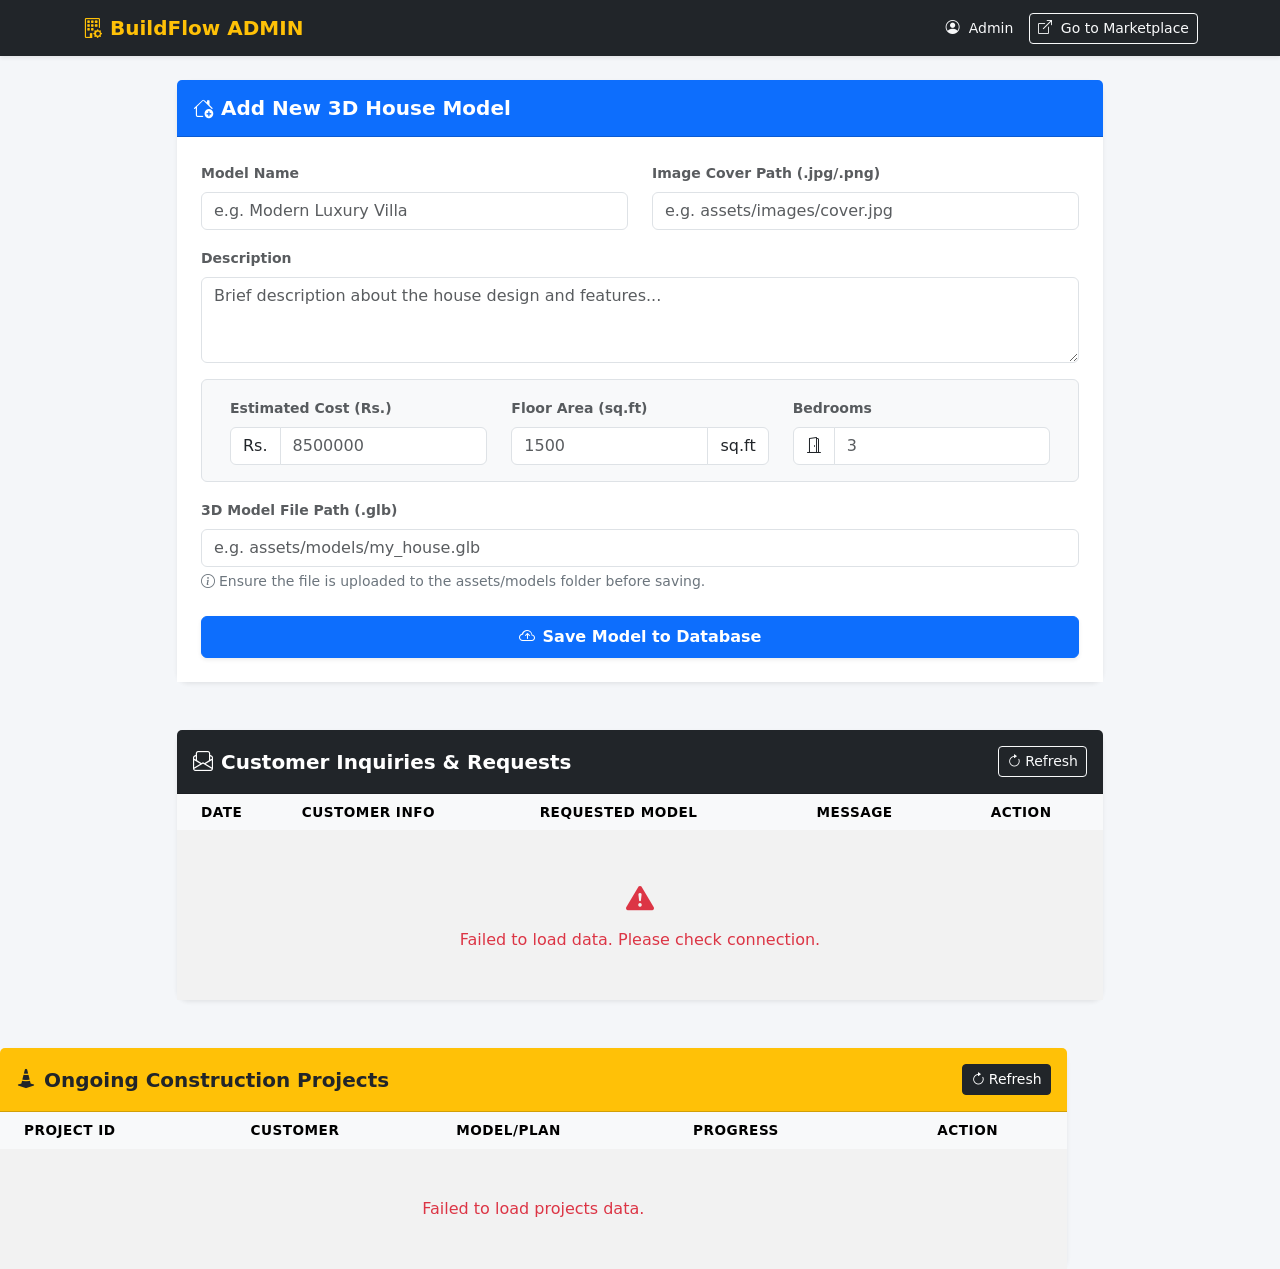
<file: admin.html>
<!doctype html>
<html lang="en">
  <head>
    <meta charset="UTF-8" />
    <meta name="viewport" content="width=device-width, initial-scale=1.0" />
    <title>BuildFlow - Admin Dashboard</title>
    <link
      href="https://cdn.jsdelivr.net/npm/bootstrap@5.3.0/dist/css/bootstrap.min.css"
      rel="stylesheet"
    />
    <link
      rel="stylesheet"
      href="https://cdn.jsdelivr.net/npm/bootstrap-icons@1.11.3/font/bootstrap-icons.min.css"
    />
    <style>
      body {
        background-color: #f4f6f9;
      }
      .card {
        border-radius: 12px;
      }
      .table th {
        font-weight: 600;
        text-transform: uppercase;
        font-size: 0.85rem;
        letter-spacing: 0.5px;
      }
    </style>
  </head>
  <body>
    <nav class="navbar navbar-expand-lg navbar-dark bg-dark mb-4 shadow-sm">
      <div class="container">
        <a class="navbar-brand fw-bold text-warning" href="#">
          <i class="bi bi-building-gear me-2"></i>BuildFlow ADMIN
        </a>
        <div class="d-flex align-items-center">
          <span class="text-light me-3 small"
            ><i class="bi bi-person-circle me-1"></i> Admin</span
          >
          <a href="index.html" class="btn btn-sm btn-outline-light"
            ><i class="bi bi-box-arrow-up-right me-1"></i> Go to Marketplace</a
          >
        </div>
      </div>
    </nav>

    <div class="container mb-5">
      <div class="row justify-content-center">
        <div class="col-lg-10 mb-5">
          <div class="card shadow-sm border-0">
            <div class="card-header bg-primary text-white py-3">
              <h5 class="mb-0 fw-bold">
                <i class="bi bi-house-add me-2"></i>Add New 3D House Model
              </h5>
            </div>
            <div class="card-body p-4 bg-white">
              <div id="alertMessage"></div>
              <form id="addModelForm">
                <div class="row">
                  <div class="col-md-6 mb-3">
                    <label class="form-label fw-semibold text-muted small"
                      >Model Name</label
                    >
                    <input
                      type="text"
                      id="modelName"
                      class="form-control"
                      required
                      placeholder="e.g. Modern Luxury Villa"
                    />
                  </div>
                  <div class="col-md-6 mb-3">
                    <label class="form-label fw-semibold text-muted small"
                      >Image Cover Path (.jpg/.png)</label
                    >
                    <input
                      type="text"
                      id="imgUrl"
                      class="form-control"
                      required
                      placeholder="e.g. assets/images/cover.jpg"
                    />
                  </div>
                </div>
                <div class="mb-3">
                  <label class="form-label fw-semibold text-muted small"
                    >Description</label
                  >
                  <textarea
                    id="description"
                    class="form-control"
                    rows="3"
                    required
                    placeholder="Brief description about the house design and features..."
                  ></textarea>
                </div>
                <div class="row bg-light p-3 rounded mb-3 mx-0 border">
                  <div class="col-md-4 mb-2 mb-md-0">
                    <label class="form-label fw-semibold text-muted small"
                      >Estimated Cost (Rs.)</label
                    >
                    <div class="input-group">
                      <span class="input-group-text bg-white">Rs.</span>
                      <input
                        type="number"
                        id="estimatedCost"
                        class="form-control"
                        required
                        placeholder="8500000"
                      />
                    </div>
                  </div>
                  <div class="col-md-4 mb-2 mb-md-0">
                    <label class="form-label fw-semibold text-muted small"
                      >Floor Area (sq.ft)</label
                    >
                    <div class="input-group">
                      <input
                        type="number"
                        id="floorArea"
                        class="form-control"
                        required
                        placeholder="1500"
                      />
                      <span class="input-group-text bg-white">sq.ft</span>
                    </div>
                  </div>
                  <div class="col-md-4">
                    <label class="form-label fw-semibold text-muted small"
                      >Bedrooms</label
                    >
                    <div class="input-group">
                      <span class="input-group-text bg-white"
                        ><i class="bi bi-door-open"></i
                      ></span>
                      <input
                        type="number"
                        id="numBedrooms"
                        class="form-control"
                        required
                        placeholder="3"
                      />
                    </div>
                  </div>
                </div>
                <div class="mb-4">
                  <label class="form-label fw-semibold text-muted small"
                    >3D Model File Path (.glb)</label
                  >
                  <input
                    type="text"
                    id="modelUrl"
                    class="form-control"
                    required
                    placeholder="e.g. assets/models/my_house.glb"
                  />
                  <div class="form-text text-secondary">
                    <i class="bi bi-info-circle me-1"></i>Ensure the file is
                    uploaded to the assets/models folder before saving.
                  </div>
                </div>
                <button
                  type="submit"
                  class="btn btn-primary w-100 fw-bold py-2 shadow-sm"
                  id="saveModelBtn"
                >
                  <i class="bi bi-cloud-arrow-up me-2"></i>Save Model to
                  Database
                </button>
              </form>
            </div>
          </div>
        </div>

        <div class="col-lg-10">
          <div class="card shadow-sm border-0">
            <div
              class="card-header bg-dark text-white py-3 d-flex justify-content-between align-items-center"
            >
              <h5 class="mb-0 fw-bold">
                <i class="bi bi-envelope-paper me-2"></i>Customer Inquiries &
                Requests
              </h5>
              <button
                class="btn btn-sm btn-outline-light"
                onclick="loadInquiries()"
              >
                <i class="bi bi-arrow-clockwise me-1"></i>Refresh
              </button>
            </div>
            <div class="card-body p-0">
              <div
                class="table-responsive"
                style="max-height: 500px; overflow-y: auto"
              >
                <table
                  class="table table-hover table-borderless table-striped mb-0 align-middle"
                >
                  <thead class="table-light sticky-top">
                    <tr>
                      <th class="ps-4">Date</th>
                      <th>Customer Info</th>
                      <th>Requested Model</th>
                      <th>Message</th>
                      <th class="pe-4 text-center">Action</th>
                    </tr>
                  </thead>
                  <tbody id="inquiriesTableBody">
                    <tr>
                      <td colspan="5" class="text-center py-5 text-muted">
                        <div
                          class="spinner-border spinner-border-sm text-primary me-2"
                          role="status"
                        ></div>
                        Loading inquiries...
                      </td>
                    </tr>
                  </tbody>
                </table>
              </div>
            </div>
          </div>
        </div>
      </div>
    </div>

    <div class="col-lg-10 mt-5">
      <div class="card shadow-sm border-0">
        <div
          class="card-header bg-warning text-dark py-3 d-flex justify-content-between align-items-center"
        >
          <h5 class="mb-0 fw-bold">
            <i class="bi bi-cone-striped me-2"></i>Ongoing Construction Projects
          </h5>
          <button class="btn btn-sm btn-dark" onclick="loadProjects()">
            <i class="bi bi-arrow-clockwise me-1"></i>Refresh
          </button>
        </div>
        <div class="card-body p-0">
          <div
            class="table-responsive"
            style="max-height: 400px; overflow-y: auto"
          >
            <table
              class="table table-hover table-borderless table-striped mb-0 align-middle"
            >
              <thead class="table-light sticky-top">
                <tr>
                  <th class="ps-4">Project ID</th>
                  <th>Customer</th>
                  <th>Model/Plan</th>
                  <th>Progress</th>
                  <th class="pe-4 text-center">Action</th>
                </tr>
              </thead>
              <tbody id="projectsTableBody">
                <tr>
                  <td colspan="5" class="text-center py-5 text-muted">
                    <div
                      class="spinner-border spinner-border-sm text-warning me-2"
                      role="status"
                    ></div>
                    Loading projects...
                  </td>
                </tr>
              </tbody>
            </table>
          </div>
        </div>
      </div>
    </div>

    <div class="modal fade" id="replyModal" tabindex="-1" aria-hidden="true">
      <div class="modal-dialog">
        <div class="modal-content border-0 shadow">
          <div class="modal-header bg-primary text-white">
            <h5 class="modal-title fw-bold">
              <i class="bi bi-reply-fill me-2"></i>Reply to Customer
            </h5>
            <button
              type="button"
              class="btn-close btn-close-white"
              data-bs-dismiss="modal"
              aria-label="Close"
            ></button>
          </div>
          <div class="modal-body p-4">
            <div id="replyAlertMessage"></div>
            <form id="replyForm">
              <div class="mb-3">
                <label class="form-label fw-bold small text-muted">To:</label>
                <input
                  type="email"
                  id="replyEmail"
                  class="form-control bg-light"
                  readonly
                />
              </div>
              <div class="mb-3">
                <label class="form-label fw-bold small text-muted"
                  >Subject:</label
                >
                <input
                  type="text"
                  id="replySubject"
                  class="form-control"
                  required
                />
              </div>
              <div class="mb-4">
                <label class="form-label fw-bold small text-muted"
                  >Message:</label
                >
                <textarea
                  id="replyMessage"
                  class="form-control"
                  rows="6"
                  required
                  placeholder="Type your professional reply here..."
                ></textarea>
              </div>
              <button
                type="submit"
                class="btn btn-primary w-100 fw-bold py-2 shadow-sm"
                id="sendReplyBtn"
              >
                <i class="bi bi-send-fill me-2"></i>Send Email
              </button>
            </form>
          </div>
        </div>
      </div>
    </div>

    <div class="modal fade" id="approveModal" tabindex="-1" aria-hidden="true">
      <div class="modal-dialog">
        <div class="modal-content border-0 shadow-lg">
          <div class="modal-header bg-success bg-gradient text-white border-0">
            <h5 class="modal-title fw-bold">
              <i class="bi bi-check-circle-fill me-2"></i>Approve Custom Request
            </h5>
            <button
              type="button"
              class="btn-close btn-close-white"
              data-bs-dismiss="modal"
              aria-label="Close"
            ></button>
          </div>
          <div class="modal-body p-4 bg-light">
            <div id="approveAlertMessage"></div>
            <div class="alert alert-info border-0 shadow-sm small mb-4">
              <i class="bi bi-info-circle-fill me-2"></i>Approving this request
              will create a new Custom Order and send a confirmation email to
              the customer.
            </div>
            <form id="approveForm">
              <input type="hidden" id="approveInquiryId" />
              <div class="row mb-3">
                <div class="col-md-6">
                  <label class="form-label fw-bold small text-muted"
                    >Customer Name</label
                  >
                  <input
                    type="text"
                    id="approveCustomerName"
                    class="form-control bg-white"
                    readonly
                  />
                </div>
                <div class="col-md-6">
                  <label class="form-label fw-bold small text-muted"
                    >Requested Model</label
                  >
                  <input
                    type="text"
                    id="approveModelName"
                    class="form-control bg-white"
                    readonly
                  />
                </div>
              </div>
              <div class="mb-3">
                <label class="form-label fw-bold small text-dark"
                  >Approved Custom Specifications
                  <span class="text-danger">*</span></label
                >
                <textarea
                  id="approveSpecs"
                  class="form-control border-secondary-subtle"
                  rows="3"
                  required
                  placeholder="E.g., Added an extra bathroom and expanded the kitchen area..."
                ></textarea>
              </div>
              <div class="mb-4">
                <label class="form-label fw-bold small text-dark"
                  >Final Estimated Cost (Rs.)
                  <span class="text-danger">*</span></label
                >
                <div class="input-group">
                  <span
                    class="input-group-text bg-white border-secondary-subtle"
                    >Rs.</span
                  >
                  <input
                    type="number"
                    id="approvePrice"
                    class="form-control border-secondary-subtle"
                    required
                    placeholder="e.g. 9500000"
                  />
                </div>
              </div>
              <button
                type="submit"
                class="btn btn-success w-100 fw-bold py-2 shadow-sm"
                id="confirmApproveBtn"
              >
                <i class="bi bi-file-earmark-check-fill me-2"></i>Confirm &
                Create Order
              </button>
            </form>
          </div>
        </div>
      </div>
    </div>

    <div class="modal fade" id="progressModal" tabindex="-1" aria-hidden="true">
      <div class="modal-dialog">
        <div class="modal-content border-0 shadow-lg">
          <div class="modal-header bg-warning text-dark border-0">
            <h5 class="modal-title fw-bold">
              <i class="bi bi-hammer me-2"></i>Update Project Progress
            </h5>
            <button
              type="button"
              class="btn-close"
              data-bs-dismiss="modal"
              aria-label="Close"
            ></button>
          </div>
          <div class="modal-body p-4 bg-light">
            <div id="progressAlertMessage"></div>
            <form id="progressForm">
              <input type="hidden" id="updateProjectId" />

              <div class="mb-3">
                <label class="form-label fw-bold small text-muted"
                  >Selected Project</label
                >
                <input
                  type="text"
                  id="updateProjectName"
                  class="form-control bg-white fw-bold text-primary"
                  readonly
                />
              </div>

              <div class="mb-3">
                <label class="form-label fw-bold small text-dark"
                  >Update Description <span class="text-danger">*</span></label
                >
                <textarea
                  id="updateMessage"
                  class="form-control border-secondary-subtle"
                  rows="3"
                  required
                  placeholder="E.g., Foundation work completed successfully."
                ></textarea>
              </div>

              <div class="row mb-4">
                <div class="col-md-6">
                  <label class="form-label fw-bold small text-dark"
                    >Overall Completion (%)
                    <span class="text-danger">*</span></label
                  >
                  <div class="input-group">
                    <input
                      type="number"
                      id="updatePercentage"
                      class="form-control border-secondary-subtle"
                      required
                      min="1"
                      max="100"
                      placeholder="e.g. 25"
                    />
                    <span
                      class="input-group-text bg-white border-secondary-subtle"
                      >%</span
                    >
                  </div>
                </div>
                <div class="col-md-6">
                  <label class="form-label fw-bold small text-dark"
                    >Image URL (Optional)</label
                  >
                  <input
                    type="text"
                    id="updateImageUrl"
                    class="form-control border-secondary-subtle"
                    placeholder="assets/images/progress1.jpg"
                  />
                </div>
              </div>

              <button
                type="submit"
                class="btn btn-warning w-100 fw-bold py-2 shadow-sm"
                id="saveProgressBtn"
              >
                <i class="bi bi-cloud-upload-fill me-2"></i>Save Progress Update
              </button>
            </form>
          </div>
        </div>
      </div>
    </div>

    <script src="https://cdn.jsdelivr.net/npm/bootstrap@5.3.0/dist/js/bootstrap.bundle.min.js"></script>
    <script src="js/admin.js"></script>
  </body>
</html>
</file>
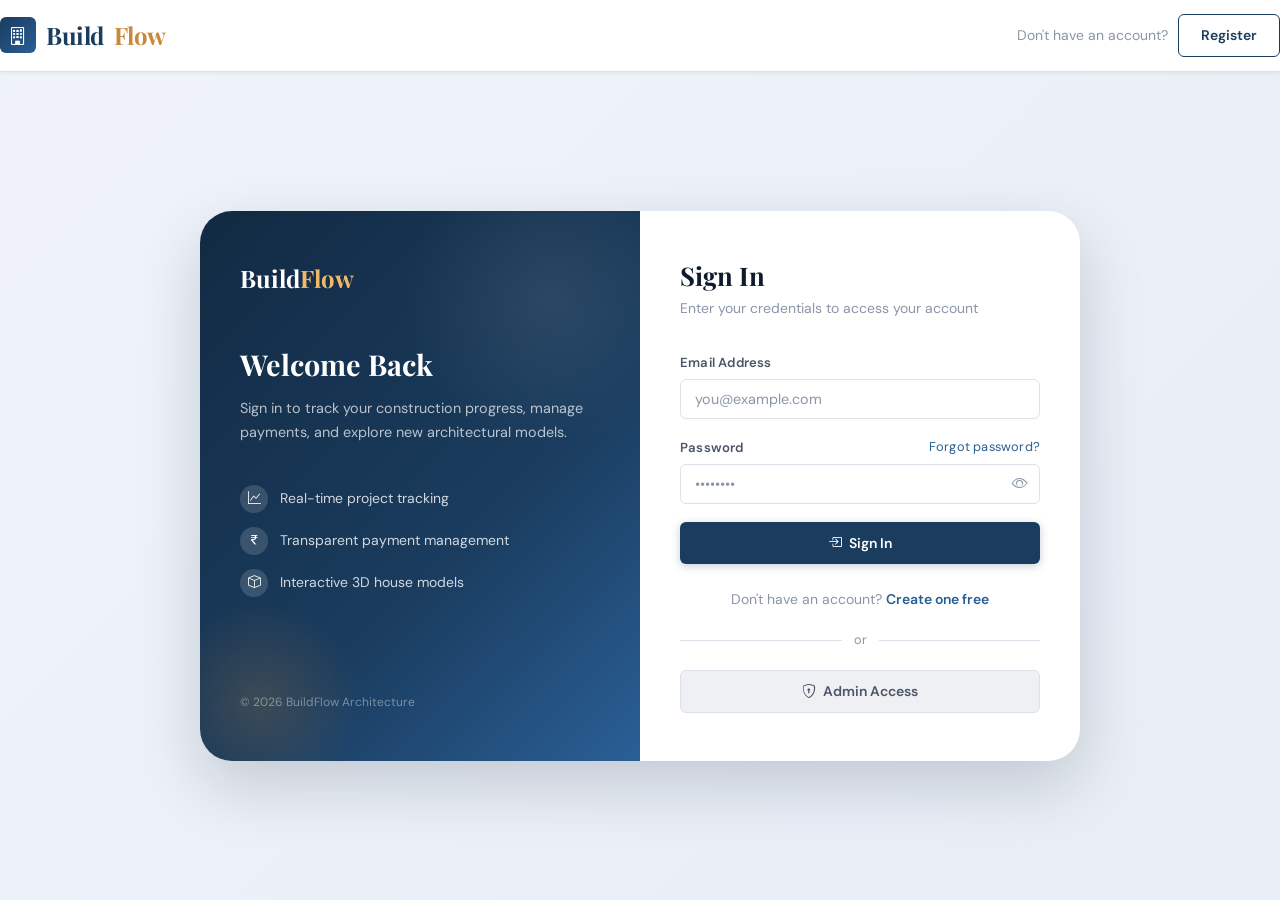
<file: client-dashboard.html>
<!doctype html>
<html lang="en">
  <head>
    <meta charset="UTF-8" />
    <meta name="viewport" content="width=device-width, initial-scale=1.0" />
    <title>My Dashboard — BuildFlow</title>
    <link rel="stylesheet" href="css/style.css" />
    <link
      rel="stylesheet"
      href="https://cdn.jsdelivr.net/npm/bootstrap-icons@1.11.3/font/bootstrap-icons.min.css"
    />
    <style>
      /* ── Dashboard overrides ── */
      .dash-layout {
        min-height: calc(100vh - 72px);
      }

      .user-avatar {
        width: 44px;
        height: 44px;
        border-radius: 50%;
        background: linear-gradient(
          135deg,
          var(--primary),
          var(--primary-light)
        );
        color: white;
        font-size: 1.1rem;
        display: flex;
        align-items: center;
        justify-content: center;
        font-family: "Playfair Display", serif;
        font-weight: 700;
        flex-shrink: 0;
      }

      .tab-content {
        display: none;
      }
      .tab-content.active {
        display: block;
        animation: fadeInUp 0.3s ease both;
      }

      .no-project-card {
        background: var(--surface);
        border: 2px dashed var(--border);
        border-radius: var(--radius-lg);
        padding: 60px 32px;
        text-align: center;
      }

      /* Circular progress ring */
      .big-progress-wrap {
        position: relative;
        width: 90px;
        height: 90px;
        flex-shrink: 0;
      }
      .big-progress-wrap svg {
        transform: rotate(-90deg);
      }
      .big-progress-label {
        position: absolute;
        inset: 0;
        display: flex;
        align-items: center;
        justify-content: center;
        font-family: "Playfair Display", serif;
        font-size: 1.1rem;
        font-weight: 700;
        color: white;
      }

      .project-detail-header {
        display: flex;
        align-items: center;
        justify-content: space-between;
        background: linear-gradient(
          135deg,
          var(--primary-dark),
          var(--primary)
        );
        color: white;
        border-radius: var(--radius-md);
        padding: 20px 24px;
        margin-bottom: 20px;
      }

      /* ════ PAYMENT TAB STYLES ════ */

      /* Hero banner at top of payments */
      .pay-hero {
        background: linear-gradient(
          135deg,
          var(--primary-dark) 0%,
          var(--primary) 55%,
          var(--primary-light) 100%
        );
        border-radius: var(--radius-lg);
        padding: 28px 32px;
        color: white;
        position: relative;
        overflow: hidden;
        margin-bottom: 24px;
      }
      .pay-hero::before {
        content: "";
        position: absolute;
        top: -70px;
        right: -70px;
        width: 280px;
        height: 280px;
        background: radial-gradient(
          circle,
          rgba(255, 255, 255, 0.07) 0%,
          transparent 70%
        );
      }
      .pay-hero::after {
        content: "";
        position: absolute;
        bottom: -50px;
        left: -50px;
        width: 200px;
        height: 200px;
        background: radial-gradient(
          circle,
          rgba(201, 136, 58, 0.18) 0%,
          transparent 70%
        );
      }
      .pay-hero-inner {
        position: relative;
        z-index: 1;
      }
      .pay-hero-top {
        display: flex;
        align-items: flex-start;
        justify-content: space-between;
        gap: 20px;
        margin-bottom: 24px;
      }
      .pay-hero-eyebrow {
        font-size: 0.72rem;
        font-weight: 700;
        text-transform: uppercase;
        letter-spacing: 0.9px;
        opacity: 0.6;
        margin-bottom: 6px;
      }
      .pay-hero-title {
        font-family: "Playfair Display", serif;
        font-size: 1.4rem;
        font-weight: 700;
        margin-bottom: 4px;
      }
      .pay-hero-sub {
        font-size: 0.82rem;
        opacity: 0.65;
      }

      .pay-hero-stats {
        display: grid;
        grid-template-columns: repeat(3, 1fr);
        gap: 0;
        border-top: 1px solid rgba(255, 255, 255, 0.18);
        padding-top: 20px;
      }
      .pay-hero-stat {
        padding: 0 20px;
      }
      .pay-hero-stat:first-child {
        padding-left: 0;
      }
      .pay-hero-stat:not(:last-child) {
        border-right: 1px solid rgba(255, 255, 255, 0.18);
      }
      .pay-hs-label {
        font-size: 0.7rem;
        font-weight: 700;
        text-transform: uppercase;
        letter-spacing: 0.7px;
        opacity: 0.55;
        margin-bottom: 4px;
      }
      .pay-hs-value {
        font-family: "Playfair Display", serif;
        font-size: 1.35rem;
        font-weight: 700;
        line-height: 1.1;
      }
      .pay-hs-sub {
        font-size: 0.75rem;
        opacity: 0.55;
        margin-top: 3px;
      }

      /* Payment progress bar inside hero */
      .pay-hero-bar-wrap {
        background: rgba(255, 255, 255, 0.18);
        border-radius: 100px;
        height: 8px;
        overflow: hidden;
        margin-top: 16px;
      }
      .pay-hero-bar {
        height: 100%;
        border-radius: 100px;
        background: var(--accent-light);
        transition: width 0.8s ease;
      }

      /* Donut chart */
      .donut-wrap {
        position: relative;
        width: 120px;
        height: 120px;
        flex-shrink: 0;
      }
      .donut-wrap svg {
        transform: rotate(-90deg);
      }
      .donut-label {
        position: absolute;
        inset: 0;
        display: flex;
        flex-direction: column;
        align-items: center;
        justify-content: center;
        text-align: center;
      }
      .donut-pct {
        font-family: "Playfair Display", serif;
        font-size: 1.25rem;
        font-weight: 700;
        color: var(--primary);
        line-height: 1;
      }
      .donut-sub {
        font-size: 0.65rem;
        color: var(--text-muted);
        margin-top: 2px;
        font-weight: 600;
      }

      /* Payment stage cards */
      .stages-grid {
        display: grid;
        grid-template-columns: repeat(4, 1fr);
        gap: 14px;
      }

      .stage-card {
        background: var(--surface);
        border: 1px solid var(--border);
        border-radius: var(--radius-md);
        padding: 18px 16px;
        position: relative;
        transition: all var(--transition);
      }
      .stage-card:hover {
        box-shadow: var(--shadow-md);
        transform: translateY(-2px);
      }
      .stage-card.s-paid {
        border-top: 3px solid var(--success);
      }
      .stage-card.s-current {
        border-top: 3px solid var(--accent);
        background: var(--warning-light);
      }
      .stage-card.s-upcoming {
        border-top: 3px solid var(--border);
      }

      .stage-badge {
        display: inline-flex;
        align-items: center;
        gap: 5px;
        margin-bottom: 12px;
      }
      .stage-num-circle {
        width: 24px;
        height: 24px;
        border-radius: 50%;
        display: flex;
        align-items: center;
        justify-content: center;
        font-size: 0.72rem;
        font-weight: 700;
      }
      .s-paid .stage-num-circle {
        background: var(--success-light);
        color: var(--success);
      }
      .s-current .stage-num-circle {
        background: var(--warning-light);
        color: var(--accent);
        border: 2px solid var(--accent);
      }
      .s-upcoming .stage-num-circle {
        background: var(--surface-3);
        color: var(--text-muted);
      }

      .stage-name {
        font-family: "Playfair Display", serif;
        font-size: 0.9rem;
        font-weight: 700;
        margin-bottom: 4px;
      }
      .stage-desc {
        font-size: 0.77rem;
        color: var(--text-muted);
        line-height: 1.5;
        margin-bottom: 14px;
      }
      .stage-amount {
        font-family: "Playfair Display", serif;
        font-size: 1.1rem;
        font-weight: 700;
      }
      .s-paid .stage-amount {
        color: var(--success);
      }
      .s-current .stage-amount {
        color: var(--accent);
      }
      .s-upcoming .stage-amount {
        color: var(--text-muted);
      }
      .stage-pct {
        font-size: 0.75rem;
        color: var(--text-muted);
        font-weight: 600;
      }

      /* Transaction rows */
      .txn-row {
        display: flex;
        align-items: center;
        gap: 14px;
        padding: 14px 20px;
        border-bottom: 1px solid var(--border);
        transition: background var(--transition);
      }
      .txn-row:last-child {
        border-bottom: none;
      }
      .txn-row:hover {
        background: var(--surface-2);
      }
      .txn-icon {
        width: 42px;
        height: 42px;
        border-radius: var(--radius-sm);
        display: flex;
        align-items: center;
        justify-content: center;
        font-size: 1.1rem;
        flex-shrink: 0;
      }
      .txn-info {
        flex: 1;
        min-width: 0;
      }
      .txn-title {
        font-size: 0.875rem;
        font-weight: 600;
      }
      .txn-meta {
        font-size: 0.78rem;
        color: var(--text-muted);
        margin-top: 2px;
      }
      .txn-amount {
        font-family: "Playfair Display", serif;
        font-size: 1rem;
        font-weight: 700;
        text-align: right;
      }
      .txn-amount.credit {
        color: var(--success);
      }
      .txn-status {
        display: flex;
        flex-direction: column;
        align-items: flex-end;
        gap: 4px;
      }

      /* Invoice / receipt cards */
      .invoice-card {
        display: flex;
        align-items: center;
        gap: 16px;
        background: var(--surface-2);
        border: 1px solid var(--border);
        border-radius: var(--radius-md);
        padding: 16px 20px;
        transition: all var(--transition);
        cursor: pointer;
      }
      .invoice-card:hover {
        border-color: var(--primary-light);
        box-shadow: var(--shadow-md);
        background: var(--surface);
      }
      .invoice-icon {
        width: 48px;
        height: 48px;
        border-radius: var(--radius-sm);
        background: linear-gradient(
          135deg,
          var(--primary),
          var(--primary-light)
        );
        color: white;
        font-size: 1.3rem;
        display: flex;
        align-items: center;
        justify-content: center;
        flex-shrink: 0;
      }
      .invoice-info {
        flex: 1;
      }
      .invoice-title {
        font-size: 0.875rem;
        font-weight: 700;
        margin-bottom: 3px;
      }
      .invoice-meta {
        font-size: 0.78rem;
        color: var(--text-muted);
      }

      /* Breakdown table tweaks */
      .breakdown-table {
        width: 100%;
        border-collapse: collapse;
      }
      .breakdown-table td {
        padding: 12px 16px;
        font-size: 0.875rem;
        border-bottom: 1px solid var(--border);
      }
      .breakdown-table tr:last-child td {
        border-bottom: none;
      }
      .breakdown-table .row-total td {
        background: var(--primary);
        color: white;
        font-weight: 700;
        font-size: 0.9rem;
      }
      .breakdown-table .row-paid td {
        background: var(--success-light);
      }
      .breakdown-table .row-due td {
        background: var(--warning-light);
      }

      /* Responsive */
      @media (max-width: 1100px) {
        .stages-grid {
          grid-template-columns: 1fr 1fr;
        }
      }
      @media (max-width: 700px) {
        .stages-grid {
          grid-template-columns: 1fr;
        }
        .pay-hero-stats {
          grid-template-columns: 1fr 1fr;
        }
        .pay-hero-stat:nth-child(3) {
          border-right: none;
          border-top: 1px solid rgba(255, 255, 255, 0.18);
          padding-top: 16px;
          margin-top: 4px;
        }
        .pay-hero {
          padding: 18px;
        }
      }
    </style>
  </head>
  <body>
    <!-- ── Navbar ── -->
    <nav class="bf-nav">
      <div class="container" style="max-width: 1280px">
        <a href="index.html" class="bf-logo">
          <div class="bf-logo-icon"><i class="bi bi-building"></i></div>
          Build<span>Flow</span>
        </a>
        <ul class="bf-nav-links">
          <li><a href="marketplace.html">Marketplace</a></li>
          <li>
            <a href="client-dashboard.html" class="active">My Dashboard</a>
          </li>
        </ul>
        <div class="bf-nav-actions">
          <div style="display: flex; align-items: center; gap: 10px">
            <div class="user-avatar" id="userAvatar">U</div>
            <div>
              <div
                style="
                  font-size: 0.82rem;
                  font-weight: 600;
                  color: var(--text-primary);
                "
                id="userEmailLabel"
              >
                Loading...
              </div>
              <div style="font-size: 0.72rem; color: var(--text-muted)">
                Client Account
              </div>
            </div>
          </div>
          <button class="btn-bf btn-ghost-bf btn-sm-bf" onclick="logout()">
            <i class="bi bi-box-arrow-right"></i> Logout
          </button>
        </div>
      </div>
    </nav>

    <!-- ── Layout ── -->
    <div class="dash-layout">
      <!-- Sidebar -->
      <aside class="dash-sidebar">
        <div class="sidebar-label">Navigation</div>
        <div class="sidebar-section">
          <button
            class="sidebar-item active"
            id="sb-overview"
            onclick="switchTab('overview', this)"
          >
            <i class="bi bi-grid-1x2"></i> Overview
          </button>
          <button
            class="sidebar-item"
            id="sb-project"
            onclick="switchTab('project', this)"
          >
            <i class="bi bi-cone-striped"></i> My Project
          </button>
          <button
            class="sidebar-item"
            id="sb-payments"
            onclick="switchTab('payments', this)"
          >
            <i class="bi bi-credit-card"></i> Payments
          </button>
          <button
            class="sidebar-item"
            id="sb-progress"
            onclick="switchTab('progress', this)"
          >
            <i class="bi bi-graph-up"></i> Progress Log
          </button>
        </div>
        <div class="sidebar-divider"></div>
        <div class="sidebar-label">Quick Actions</div>
        <div class="sidebar-section">
          <a class="sidebar-item" href="marketplace.html">
            <i class="bi bi-grid-3x3-gap"></i> Browse Models
          </a>
        </div>
        <div class="sidebar-divider"></div>
        <div class="sidebar-section">
          <button
            class="sidebar-item"
            onclick="logout()"
            style="color: var(--danger)"
          >
            <i class="bi bi-box-arrow-right" style="color: var(--danger)"></i>
            Logout
          </button>
        </div>
      </aside>

      <!-- Main -->
      <main class="dash-main">
        <!-- ══════════════════════════════════════
         OVERVIEW
    ══════════════════════════════════════ -->
        <div id="tab-overview" class="tab-content active">
          <div class="page-header">
            <div>
              <div class="page-title">Welcome back 👋</div>
              <div class="page-subtitle" id="overviewEmail">
                Loading your dashboard...
              </div>
            </div>
            <a href="marketplace.html" class="btn-bf btn-primary-bf btn-sm-bf">
              <i class="bi bi-plus"></i> Browse More Models
            </a>
          </div>

          <div class="grid-4 section-gap">
            <div class="stat-card">
              <div class="stat-icon blue">
                <i class="bi bi-cone-striped"></i>
              </div>
              <div class="stat-content">
                <div class="stat-label">Active Projects</div>
                <div class="stat-value" id="statProjects">—</div>
                <div class="stat-sub">Construction projects</div>
              </div>
            </div>
            <div class="stat-card">
              <div class="stat-icon green">
                <i class="bi bi-bar-chart-line"></i>
              </div>
              <div class="stat-content">
                <div class="stat-label">Progress</div>
                <div class="stat-value" id="statProgress">—</div>
                <div class="stat-sub">Overall completion</div>
              </div>
            </div>
            <div class="stat-card">
              <div class="stat-icon amber">
                <i class="bi bi-currency-rupee"></i>
              </div>
              <div class="stat-content">
                <div class="stat-label">Total Paid</div>
                <div class="stat-value" id="statPaid">—</div>
                <div class="stat-sub">Advance payments made</div>
              </div>
            </div>
            <div class="stat-card">
              <div class="stat-icon red">
                <i class="bi bi-hourglass-split"></i>
              </div>
              <div class="stat-content">
                <div class="stat-label">Balance Due</div>
                <div class="stat-value" id="statDue">—</div>
                <div class="stat-sub">Remaining amount</div>
              </div>
            </div>
          </div>

          <div class="bf-card section-gap">
            <div class="bf-card-header">
              <div class="bf-card-title">
                <i class="bi bi-activity" style="color: var(--primary)"></i>
                Project Summary
              </div>
              <button
                class="btn-bf btn-ghost-bf btn-sm-bf"
                onclick="
                  switchTab('project', document.getElementById('sb-project'))
                "
              >
                View Details
              </button>
            </div>
            <div class="bf-card-body" id="overviewProjectSummary">
              <div class="empty-state">
                <span class="spinner-bf dark"></span>
                <p style="margin-top: 10px">Loading...</p>
              </div>
            </div>
          </div>

          <div class="bf-card">
            <div class="bf-card-header">
              <div class="bf-card-title">
                <i
                  class="bi bi-clock-history"
                  style="color: var(--primary)"
                ></i>
                Latest Updates
              </div>
              <button
                class="btn-bf btn-ghost-bf btn-sm-bf"
                onclick="
                  switchTab('progress', document.getElementById('sb-progress'))
                "
              >
                All Updates
              </button>
            </div>
            <div class="bf-card-body" id="latestUpdatesBody">
              <div class="empty-state">
                <i class="bi bi-inbox"></i>
                <p>No updates yet.</p>
              </div>
            </div>
          </div>
        </div>

        <!-- ══════════════════════════════════════
         MY PROJECT
    ══════════════════════════════════════ -->
        <div id="tab-project" class="tab-content">
          <div class="page-header">
            <div>
              <div class="page-title">My Project</div>
              <div class="page-subtitle">
                Construction details and current status
              </div>
            </div>
          </div>
          <div id="projectTabContent">
            <div class="empty-state">
              <span class="spinner-bf dark"></span>
              <p style="margin-top: 10px">Loading project...</p>
            </div>
          </div>
        </div>

        <!-- ══════════════════════════════════════
         PAYMENTS  ← the new rich tab
    ══════════════════════════════════════ -->
        <div id="tab-payments" class="tab-content">
          <div class="page-header">
            <div>
              <div class="page-title">Payments</div>
              <div class="page-subtitle">
                Full breakdown, payment schedule &amp; transaction history
              </div>
            </div>
            <button
              class="btn-bf btn-ghost-bf btn-sm-bf"
              id="downloadReceiptBtn"
              style="display: none"
              onclick="handleDownloadReceipt()"
            >
              <i class="bi bi-download"></i> Download Receipt
            </button>
          </div>
          <!-- Rendered by JS -->
          <div id="paymentsTabContent">
            <div class="empty-state">
              <span class="spinner-bf dark"></span>
              <p style="margin-top: 10px">Loading payments...</p>
            </div>
          </div>
        </div>

        <!-- ══════════════════════════════════════
         PROGRESS LOG
    ══════════════════════════════════════ -->
        <div id="tab-progress" class="tab-content">
          <div class="page-header">
            <div>
              <div class="page-title">Progress Log</div>
              <div class="page-subtitle">
                Detailed construction updates with site photos
              </div>
            </div>
          </div>
          <div id="progressTabContent">
            <div class="empty-state">
              <span class="spinner-bf dark"></span>
              <p style="margin-top: 10px">Loading progress...</p>
            </div>
          </div>
        </div>
      </main>
    </div>

    <script src="js/dashboard.js"></script>
  </body>
</html>
</file>
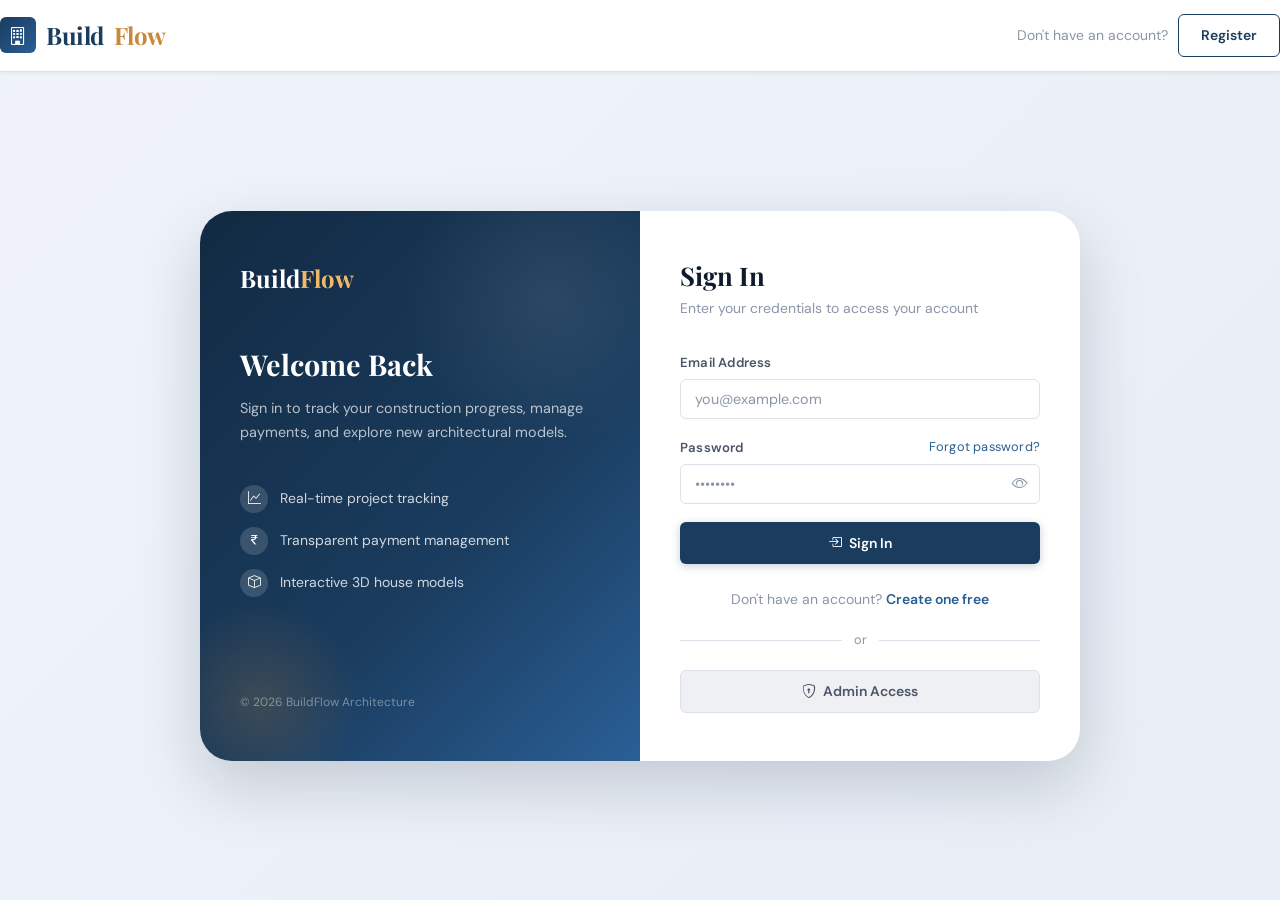
<file: login.html>
<!doctype html>
<html lang="en">
  <head>
    <meta charset="UTF-8" />
    <meta name="viewport" content="width=device-width, initial-scale=1.0" />
    <title>Sign In — BuildFlow</title>
    <link rel="stylesheet" href="css/style.css" />
    <link
      rel="stylesheet"
      href="https://cdn.jsdelivr.net/npm/bootstrap-icons@1.11.3/font/bootstrap-icons.min.css"
    />
    <style>
      body {
        min-height: 100vh;
        background: linear-gradient(135deg, #f0f4fa 0%, #e8edf6 100%);
        display: flex;
        flex-direction: column;
      }

      .auth-wrapper {
        flex: 1;
        display: flex;
        align-items: center;
        justify-content: center;
        padding: 40px 20px;
      }

      .auth-box {
        display: grid;
        grid-template-columns: 1fr 1fr;
        background: var(--surface);
        border-radius: var(--radius-xl);
        box-shadow: var(--shadow-xl);
        overflow: hidden;
        width: 100%;
        max-width: 880px;
      }

      .auth-visual {
        background: linear-gradient(
          135deg,
          var(--primary-dark) 0%,
          var(--primary) 60%,
          var(--primary-light) 100%
        );
        padding: 48px 40px;
        display: flex;
        flex-direction: column;
        justify-content: space-between;
        position: relative;
        overflow: hidden;
      }

      .auth-visual::before {
        content: "";
        position: absolute;
        top: -60px;
        right: -60px;
        width: 300px;
        height: 300px;
        background: radial-gradient(
          circle,
          rgba(255, 255, 255, 0.08) 0%,
          transparent 70%
        );
      }

      .auth-visual::after {
        content: "";
        position: absolute;
        bottom: -40px;
        left: -40px;
        width: 200px;
        height: 200px;
        background: radial-gradient(
          circle,
          rgba(201, 136, 58, 0.2) 0%,
          transparent 70%
        );
      }

      .auth-visual-content {
        position: relative;
        z-index: 1;
      }

      .auth-visual-logo {
        font-family: "Playfair Display", serif;
        font-size: 1.5rem;
        font-weight: 700;
        color: white;
        margin-bottom: 48px;
      }

      .auth-visual-logo span {
        color: var(--accent-light);
      }

      .auth-visual h2 {
        font-family: "Playfair Display", serif;
        font-size: 1.8rem;
        color: white;
        font-weight: 700;
        margin-bottom: 14px;
      }

      .auth-visual p {
        color: rgba(255, 255, 255, 0.7);
        font-size: 0.9rem;
        line-height: 1.7;
      }

      .auth-features {
        margin-top: 40px;
      }

      .auth-feature-item {
        display: flex;
        align-items: center;
        gap: 12px;
        margin-bottom: 14px;
      }

      .auth-feature-item .dot {
        width: 28px;
        height: 28px;
        background: rgba(255, 255, 255, 0.15);
        border-radius: 50%;
        display: flex;
        align-items: center;
        justify-content: center;
        color: white;
        font-size: 0.8rem;
        flex-shrink: 0;
      }

      .auth-feature-item span {
        color: rgba(255, 255, 255, 0.8);
        font-size: 0.875rem;
      }

      .auth-form-wrap {
        padding: 48px 40px;
      }

      .auth-form-title {
        font-family: "Playfair Display", serif;
        font-size: 1.6rem;
        font-weight: 700;
        margin-bottom: 6px;
      }

      .auth-form-sub {
        color: var(--text-muted);
        font-size: 0.875rem;
        margin-bottom: 32px;
      }

      .auth-divider {
        display: flex;
        align-items: center;
        gap: 12px;
        margin: 20px 0;
        color: var(--text-muted);
        font-size: 0.8rem;
      }

      .auth-divider::before,
      .auth-divider::after {
        content: "";
        flex: 1;
        height: 1px;
        background: var(--border);
      }

      .auth-footer {
        text-align: center;
        margin-top: 24px;
        font-size: 0.875rem;
        color: var(--text-muted);
      }
      .auth-footer a {
        color: var(--primary-light);
        font-weight: 600;
      }

      @media (max-width: 768px) {
        .auth-box {
          grid-template-columns: 1fr;
        }
        .auth-visual {
          display: none;
        }
      }
    </style>
  </head>
  <body>
    <nav class="bf-nav">
      <div class="container">
        <a href="index.html" class="bf-logo">
          <div class="bf-logo-icon"><i class="bi bi-building"></i></div>
          Build<span>Flow</span>
        </a>
        <div class="bf-nav-actions">
          <span style="font-size: 0.875rem; color: var(--text-muted)"
            >Don't have an account?</span
          >
          <a href="register.html" class="btn-bf btn-outline-bf">Register</a>
        </div>
      </div>
    </nav>

    <div class="auth-wrapper">
      <div class="auth-box anim-fade-up">
        <!-- Visual -->
        <div class="auth-visual">
          <div class="auth-visual-content">
            <div class="auth-visual-logo">Build<span>Flow</span></div>
            <h2>Welcome Back</h2>
            <p>
              Sign in to track your construction progress, manage payments, and
              explore new architectural models.
            </p>
            <div class="auth-features">
              <div class="auth-feature-item">
                <div class="dot"><i class="bi bi-graph-up"></i></div>
                <span>Real-time project tracking</span>
              </div>
              <div class="auth-feature-item">
                <div class="dot"><i class="bi bi-currency-rupee"></i></div>
                <span>Transparent payment management</span>
              </div>
              <div class="auth-feature-item">
                <div class="dot"><i class="bi bi-box"></i></div>
                <span>Interactive 3D house models</span>
              </div>
            </div>
          </div>
          <p
            style="
              color: rgba(255, 255, 255, 0.4);
              font-size: 0.75rem;
              position: relative;
              z-index: 1;
            "
          >
            © 2026 BuildFlow Architecture
          </p>
        </div>

        <!-- Form -->
        <div class="auth-form-wrap">
          <h1 class="auth-form-title">Sign In</h1>
          <p class="auth-form-sub">
            Enter your credentials to access your account
          </p>

          <div id="loginAlert"></div>

          <form id="loginForm">
            <div class="bf-form-group">
              <label class="bf-label" for="loginEmail">Email Address</label>
              <input
                type="email"
                id="loginEmail"
                class="bf-input"
                placeholder="you@example.com"
                required
              />
            </div>
            <div class="bf-form-group">
              <label class="bf-label" for="loginPassword">
                Password
                <a
                  href="#"
                  style="
                    float: right;
                    font-weight: 400;
                    color: var(--primary-light);
                    font-size: 0.8rem;
                  "
                  >Forgot password?</a
                >
              </label>
              <div style="position: relative">
                <input
                  type="password"
                  id="loginPassword"
                  class="bf-input"
                  placeholder="••••••••"
                  required
                  style="padding-right: 44px"
                />
                <button
                  type="button"
                  id="togglePass"
                  style="
                    position: absolute;
                    right: 12px;
                    top: 50%;
                    transform: translateY(-50%);
                    background: none;
                    border: none;
                    color: var(--text-muted);
                    cursor: pointer;
                    font-size: 1rem;
                  "
                >
                  <i class="bi bi-eye" id="eyeIcon"></i>
                </button>
              </div>
            </div>

            <button
              type="submit"
              class="btn-bf btn-primary-bf"
              style="width: 100%; justify-content: center; padding: 12px"
              id="loginBtn"
            >
              <i class="bi bi-box-arrow-in-right"></i> Sign In
            </button>
          </form>

          <div class="auth-footer">
            Don't have an account? <a href="register.html">Create one free</a>
          </div>

          <div class="auth-divider">or</div>

          <a
            href="admin.html"
            class="btn-bf btn-ghost-bf"
            style="width: 100%; justify-content: center"
          >
            <i class="bi bi-shield-lock"></i> Admin Access
          </a>
        </div>
      </div>
    </div>

    <script>
      // Toggle password visibility
      document
        .getElementById("togglePass")
        .addEventListener("click", function () {
          const input = document.getElementById("loginPassword");
          const icon = document.getElementById("eyeIcon");
          if (input.type === "password") {
            input.type = "text";
            icon.className = "bi bi-eye-slash";
          } else {
            input.type = "password";
            icon.className = "bi bi-eye";
          }
        });

      document
        .getElementById("loginForm")
        .addEventListener("submit", async function (e) {
          e.preventDefault();
          const btn = document.getElementById("loginBtn");
          const alertBox = document.getElementById("loginAlert");
          const email = document.getElementById("loginEmail").value;
          const password = document.getElementById("loginPassword").value;

          btn.disabled = true;
          btn.innerHTML = '<span class="spinner-bf"></span> Signing in...';
          alertBox.innerHTML = "";

          try {
            const res = await fetch("http://localhost:8080/api/v1/auth/login", {
              method: "POST",
              headers: { "Content-Type": "application/json" },
              body: JSON.stringify({ email, password }),
            });
            const result = await res.json();
            const token = result.data?.token || result.token;

            if (token) {
              localStorage.setItem("authToken", token);
              localStorage.setItem("userEmail", result.data?.email || email);
              alertBox.innerHTML =
                '<div class="bf-alert bf-alert-success"><i class="bi bi-check-circle-fill"></i> Login successful! Redirecting...</div>';
              setTimeout(() => {
                window.location.href = "client-dashboard.html";
              }, 1000);
            } else {
              throw new Error("Invalid email or password");
            }
          } catch (err) {
            alertBox.innerHTML = `<div class="bf-alert bf-alert-danger"><i class="bi bi-exclamation-triangle-fill"></i> ${err.message || "System error. Please try again."}</div>`;
          } finally {
            btn.disabled = false;
            btn.innerHTML = '<i class="bi bi-box-arrow-in-right"></i> Sign In';
          }
        });
    </script>
  </body>
</html>
</file>
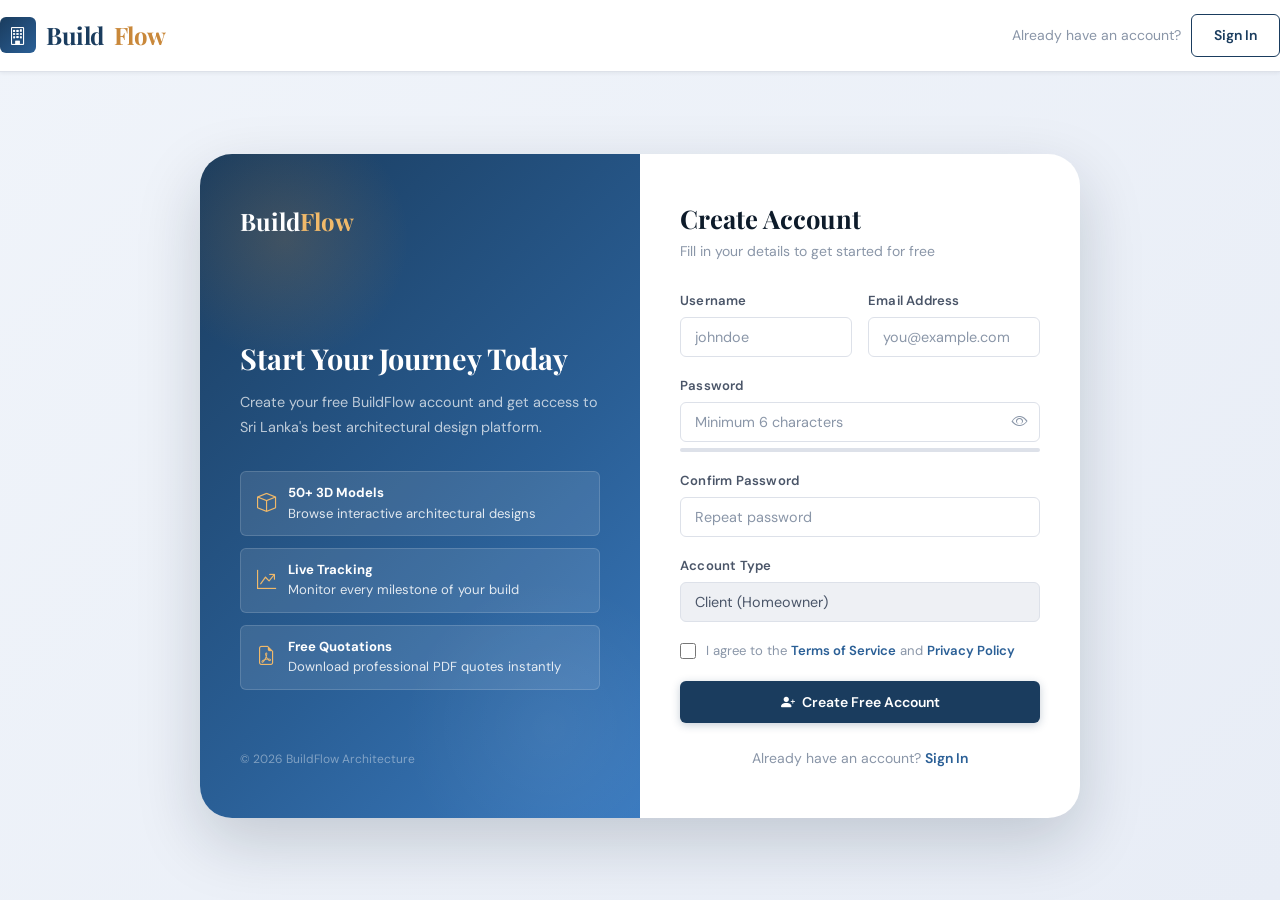
<file: register.html>
<!doctype html>
<html lang="en">
  <head>
    <meta charset="UTF-8" />
    <meta name="viewport" content="width=device-width, initial-scale=1.0" />
    <title>Create Account — BuildFlow</title>
    <link rel="stylesheet" href="css/style.css" />
    <link
      rel="stylesheet"
      href="https://cdn.jsdelivr.net/npm/bootstrap-icons@1.11.3/font/bootstrap-icons.min.css"
    />
    <style>
      body {
        min-height: 100vh;
        background: linear-gradient(135deg, #f0f4fa 0%, #e8edf6 100%);
        display: flex;
        flex-direction: column;
      }

      .auth-wrapper {
        flex: 1;
        display: flex;
        align-items: center;
        justify-content: center;
        padding: 40px 20px;
      }

      .auth-box {
        display: grid;
        grid-template-columns: 1fr 1fr;
        background: var(--surface);
        border-radius: var(--radius-xl);
        box-shadow: var(--shadow-xl);
        overflow: hidden;
        width: 100%;
        max-width: 880px;
      }

      .auth-visual {
        background: linear-gradient(
          135deg,
          #1a3c5e 0%,
          #2a5f96 60%,
          #3a7abf 100%
        );
        padding: 48px 40px;
        display: flex;
        flex-direction: column;
        justify-content: space-between;
        position: relative;
        overflow: hidden;
      }

      .auth-visual::before {
        content: "";
        position: absolute;
        top: -40px;
        left: -40px;
        width: 250px;
        height: 250px;
        background: radial-gradient(
          circle,
          rgba(201, 136, 58, 0.2) 0%,
          transparent 70%
        );
      }

      .auth-visual::after {
        content: "";
        position: absolute;
        bottom: -60px;
        right: -60px;
        width: 300px;
        height: 300px;
        background: radial-gradient(
          circle,
          rgba(255, 255, 255, 0.06) 0%,
          transparent 70%
        );
      }

      .auth-visual-logo {
        font-family: "Playfair Display", serif;
        font-size: 1.5rem;
        font-weight: 700;
        color: white;
        position: relative;
        z-index: 1;
      }

      .auth-visual-logo span {
        color: #f0b96a;
      }

      .auth-visual-content {
        position: relative;
        z-index: 1;
        margin-top: 40px;
      }

      .auth-visual h2 {
        font-family: "Playfair Display", serif;
        font-size: 1.8rem;
        color: white;
        font-weight: 700;
        margin-bottom: 14px;
      }

      .auth-visual p {
        color: rgba(255, 255, 255, 0.7);
        font-size: 0.9rem;
        line-height: 1.7;
      }

      .plan-badges {
        display: flex;
        flex-direction: column;
        gap: 12px;
        margin-top: 32px;
      }

      .plan-badge {
        display: flex;
        align-items: center;
        gap: 12px;
        background: rgba(255, 255, 255, 0.1);
        border: 1px solid rgba(255, 255, 255, 0.15);
        border-radius: var(--radius-sm);
        padding: 12px 16px;
      }

      .plan-badge i {
        font-size: 1.2rem;
        color: #f0b96a;
      }
      .plan-badge-text {
        font-size: 0.82rem;
        color: rgba(255, 255, 255, 0.85);
        line-height: 1.4;
      }
      .plan-badge-text strong {
        display: block;
        color: white;
        margin-bottom: 2px;
      }

      .auth-form-wrap {
        padding: 48px 40px;
        overflow-y: auto;
      }

      .auth-form-title {
        font-family: "Playfair Display", serif;
        font-size: 1.6rem;
        font-weight: 700;
        margin-bottom: 6px;
      }
      .auth-form-sub {
        color: var(--text-muted);
        font-size: 0.875rem;
        margin-bottom: 28px;
      }

      .form-row {
        display: grid;
        grid-template-columns: 1fr 1fr;
        gap: 16px;
      }

      .strength-bar {
        height: 4px;
        background: var(--border);
        border-radius: 2px;
        margin-top: 6px;
        overflow: hidden;
      }
      .strength-fill {
        height: 100%;
        border-radius: 2px;
        transition:
          width 0.3s,
          background 0.3s;
        width: 0;
      }

      .auth-footer {
        text-align: center;
        margin-top: 24px;
        font-size: 0.875rem;
        color: var(--text-muted);
      }
      .auth-footer a {
        color: var(--primary-light);
        font-weight: 600;
      }

      @media (max-width: 768px) {
        .auth-box {
          grid-template-columns: 1fr;
        }
        .auth-visual {
          display: none;
        }
        .form-row {
          grid-template-columns: 1fr;
        }
      }
    </style>
  </head>
  <body>
    <nav class="bf-nav">
      <div class="container">
        <a href="index.html" class="bf-logo">
          <div class="bf-logo-icon"><i class="bi bi-building"></i></div>
          Build<span>Flow</span>
        </a>
        <div class="bf-nav-actions">
          <span style="font-size: 0.875rem; color: var(--text-muted)"
            >Already have an account?</span
          >
          <a href="login.html" class="btn-bf btn-outline-bf">Sign In</a>
        </div>
      </div>
    </nav>

    <div class="auth-wrapper">
      <div class="auth-box anim-fade-up">
        <!-- Visual -->
        <div class="auth-visual">
          <div class="auth-visual-logo">Build<span>Flow</span></div>
          <div class="auth-visual-content">
            <h2>Start Your Journey Today</h2>
            <p>
              Create your free BuildFlow account and get access to Sri Lanka's
              best architectural design platform.
            </p>
            <div class="plan-badges">
              <div class="plan-badge">
                <i class="bi bi-box"></i>
                <div class="plan-badge-text">
                  <strong>50+ 3D Models</strong>
                  Browse interactive architectural designs
                </div>
              </div>
              <div class="plan-badge">
                <i class="bi bi-graph-up-arrow"></i>
                <div class="plan-badge-text">
                  <strong>Live Tracking</strong>
                  Monitor every milestone of your build
                </div>
              </div>
              <div class="plan-badge">
                <i class="bi bi-file-earmark-pdf"></i>
                <div class="plan-badge-text">
                  <strong>Free Quotations</strong>
                  Download professional PDF quotes instantly
                </div>
              </div>
            </div>
          </div>
          <p
            style="
              color: rgba(255, 255, 255, 0.4);
              font-size: 0.75rem;
              position: relative;
              z-index: 1;
            "
          >
            © 2026 BuildFlow Architecture
          </p>
        </div>

        <!-- Form -->
        <div class="auth-form-wrap">
          <h1 class="auth-form-title">Create Account</h1>
          <p class="auth-form-sub">
            Fill in your details to get started for free
          </p>

          <div id="registerAlert"></div>

          <form id="registerForm">
            <div class="form-row">
              <div class="bf-form-group">
                <label class="bf-label" for="regUsername">Username</label>
                <input
                  type="text"
                  id="regUsername"
                  class="bf-input"
                  placeholder="johndoe"
                  required
                />
              </div>
              <div class="bf-form-group">
                <label class="bf-label" for="regEmail">Email Address</label>
                <input
                  type="email"
                  id="regEmail"
                  class="bf-input"
                  placeholder="you@example.com"
                  required
                />
              </div>
            </div>

            <div class="bf-form-group">
              <label class="bf-label" for="regPassword">Password</label>
              <div style="position: relative">
                <input
                  type="password"
                  id="regPassword"
                  class="bf-input"
                  placeholder="Minimum 6 characters"
                  required
                  style="padding-right: 44px"
                  oninput="checkStrength(this.value)"
                />
                <button
                  type="button"
                  onclick="toggleVis('regPassword', this)"
                  style="
                    position: absolute;
                    right: 12px;
                    top: 50%;
                    transform: translateY(-50%);
                    background: none;
                    border: none;
                    color: var(--text-muted);
                    cursor: pointer;
                    font-size: 1rem;
                  "
                >
                  <i class="bi bi-eye"></i>
                </button>
              </div>
              <div class="strength-bar">
                <div class="strength-fill" id="strengthFill"></div>
              </div>
              <div
                style="
                  font-size: 0.75rem;
                  color: var(--text-muted);
                  margin-top: 4px;
                "
                id="strengthLabel"
              ></div>
            </div>

            <div class="bf-form-group">
              <label class="bf-label" for="regConfirm">Confirm Password</label>
              <input
                type="password"
                id="regConfirm"
                class="bf-input"
                placeholder="Repeat password"
                required
              />
            </div>

            <div class="bf-form-group">
              <label class="bf-label" for="regRole">Account Type</label>
              <select id="regRole" class="bf-select bf-input">
                <option value="USER">Client (Homeowner)</option>
                <option value="ADMIN">Admin</option>
              </select>
            </div>

            <div
              style="
                display: flex;
                align-items: flex-start;
                gap: 10px;
                margin-bottom: 20px;
              "
            >
              <input
                type="checkbox"
                id="terms"
                required
                style="
                  margin-top: 3px;
                  cursor: pointer;
                  width: 16px;
                  height: 16px;
                "
              />
              <label
                for="terms"
                style="
                  font-size: 0.82rem;
                  color: var(--text-muted);
                  cursor: pointer;
                "
              >
                I agree to the
                <a
                  href="#"
                  style="color: var(--primary-light); font-weight: 600"
                  >Terms of Service</a
                >
                and
                <a
                  href="#"
                  style="color: var(--primary-light); font-weight: 600"
                  >Privacy Policy</a
                >
              </label>
            </div>

            <button
              type="submit"
              class="btn-bf btn-primary-bf"
              style="width: 100%; justify-content: center; padding: 12px"
              id="registerBtn"
            >
              <i class="bi bi-person-plus-fill"></i> Create Free Account
            </button>
          </form>

          <div class="auth-footer">
            Already have an account? <a href="login.html">Sign In</a>
          </div>
        </div>
      </div>
    </div>

    <script>
      function toggleVis(id, btn) {
        const input = document.getElementById(id);
        const icon = btn.querySelector("i");
        if (input.type === "password") {
          input.type = "text";
          icon.className = "bi bi-eye-slash";
        } else {
          input.type = "password";
          icon.className = "bi bi-eye";
        }
      }

      function checkStrength(val) {
        const fill = document.getElementById("strengthFill");
        const label = document.getElementById("strengthLabel");
        let score = 0;
        if (val.length >= 6) score++;
        if (val.length >= 10) score++;
        if (/[A-Z]/.test(val)) score++;
        if (/[0-9]/.test(val)) score++;
        if (/[^A-Za-z0-9]/.test(val)) score++;

        const colors = [
          "",
          "#e74c3c",
          "#e67e22",
          "#f0b96a",
          "#2ecc71",
          "#27ae60",
        ];
        const labels = [
          "",
          "Very weak",
          "Weak",
          "Fair",
          "Strong",
          "Very strong",
        ];
        fill.style.width = score * 20 + "%";
        fill.style.background = colors[score];
        label.textContent = score > 0 ? labels[score] : "";
        label.style.color = colors[score];
      }

      document
        .getElementById("registerForm")
        .addEventListener("submit", async function (e) {
          e.preventDefault();
          const alertBox = document.getElementById("registerAlert");
          const btn = document.getElementById("registerBtn");
          const password = document.getElementById("regPassword").value;
          const confirm = document.getElementById("regConfirm").value;

          if (password !== confirm) {
            alertBox.innerHTML =
              '<div class="bf-alert bf-alert-danger"><i class="bi bi-exclamation-triangle-fill"></i> Passwords do not match.</div>';
            return;
          }

          const data = {
            userName: document.getElementById("regUsername").value,
            email: document.getElementById("regEmail").value,
            password,
            role: document.getElementById("regRole").value,
          };

          btn.disabled = true;
          btn.innerHTML =
            '<span class="spinner-bf"></span> Creating account...';
          alertBox.innerHTML = "";

          try {
            const res = await fetch(
              "http://localhost:8080/api/v1/auth/register",
              {
                method: "POST",
                headers: { "Content-Type": "application/json" },
                body: JSON.stringify(data),
              },
            );
            const result = await res.json();

            if (res.ok) {
              alertBox.innerHTML =
                '<div class="bf-alert bf-alert-success"><i class="bi bi-check-circle-fill"></i> Account created successfully! Redirecting to login...</div>';
              setTimeout(() => {
                window.location.href = "login.html";
              }, 1800);
            } else {
              throw new Error(result.message || "Registration failed.");
            }
          } catch (err) {
            alertBox.innerHTML = `<div class="bf-alert bf-alert-danger"><i class="bi bi-exclamation-triangle-fill"></i> ${err.message}</div>`;
          } finally {
            btn.disabled = false;
            btn.innerHTML =
              '<i class="bi bi-person-plus-fill"></i> Create Free Account';
          }
        });
    </script>
  </body>
</html>
</file>
<file: css/style.css>
/* ============================================================
   BUILDFLOW — Professional Light Theme
   Design: Refined architectural / construction aesthetic
   Fonts: Playfair Display (display) + DM Sans (body)
   ============================================================ */

@import url("https://fonts.googleapis.com/css2?family=Playfair+Display:wght@400;600;700;900&family=DM+Sans:ital,opsz,wght@0,9..40,300;0,9..40,400;0,9..40,500;0,9..40,600;0,9..40,700;1,9..40,400&display=swap");

/* ── CSS Variables ── */
:root {
  --primary: #1a3c5e;
  --primary-dark: #122a43;
  --primary-light: #2a5f96;
  --accent: #c9883a;
  --accent-light: #f0b96a;
  --surface: #ffffff;
  --surface-2: #f7f8fa;
  --surface-3: #eef0f4;
  --border: #dde1e9;
  --text-primary: #0d1b2a;
  --text-secondary: #4a5568;
  --text-muted: #8a96a8;
  --success: #2e7d5e;
  --success-light: #e8f5f0;
  --warning: #c9883a;
  --warning-light: #fef4e6;
  --danger: #b94040;
  --danger-light: #fde8e8;
  --info: #1e6fa8;
  --info-light: #e6f2fb;

  --radius-sm: 6px;
  --radius-md: 12px;
  --radius-lg: 20px;
  --radius-xl: 32px;

  --shadow-sm: 0 1px 4px rgba(13, 27, 42, 0.07);
  --shadow-md: 0 4px 16px rgba(13, 27, 42, 0.1);
  --shadow-lg: 0 12px 40px rgba(13, 27, 42, 0.14);
  --shadow-xl: 0 24px 64px rgba(13, 27, 42, 0.18);

  --nav-height: 72px;
  --transition: 0.22s cubic-bezier(0.4, 0, 0.2, 1);
}

/* ── Reset & Base ── */
*,
*::before,
*::after {
  box-sizing: border-box;
  margin: 0;
  padding: 0;
}

html {
  scroll-behavior: smooth;
  -webkit-font-smoothing: antialiased;
}

body {
  font-family: "DM Sans", sans-serif;
  font-size: 15px;
  line-height: 1.6;
  color: var(--text-primary);
  background: var(--surface-2);
}

h1,
h2,
h3,
h4,
h5,
h6 {
  font-family: "Playfair Display", serif;
  line-height: 1.25;
  color: var(--text-primary);
}

a {
  color: var(--primary-light);
  text-decoration: none;
  transition: color var(--transition);
}
a:hover {
  color: var(--primary);
}

img {
  max-width: 100%;
  display: block;
}

/* ── Scrollbar ── */
::-webkit-scrollbar {
  width: 6px;
}
::-webkit-scrollbar-track {
  background: var(--surface-3);
}
::-webkit-scrollbar-thumb {
  background: var(--border);
  border-radius: 3px;
}
::-webkit-scrollbar-thumb:hover {
  background: var(--text-muted);
}

/* ── Navbar ── */
.bf-nav {
  height: var(--nav-height);
  background: var(--surface);
  border-bottom: 1px solid var(--border);
  position: sticky;
  top: 0;
  z-index: 1000;
  box-shadow: var(--shadow-sm);
}

.bf-nav .container {
  display: flex;
  align-items: center;
  height: 100%;
  justify-content: space-between;
}

.bf-logo {
  display: flex;
  align-items: center;
  gap: 10px;
  font-family: "Playfair Display", serif;
  font-size: 1.5rem;
  font-weight: 700;
  color: var(--primary);
  letter-spacing: -0.5px;
}

.bf-logo-icon {
  width: 36px;
  height: 36px;
  background: linear-gradient(135deg, var(--primary), var(--primary-light));
  border-radius: var(--radius-sm);
  display: flex;
  align-items: center;
  justify-content: center;
  color: white;
  font-size: 1.1rem;
}

.bf-logo span {
  color: var(--accent);
}

.bf-nav-links {
  display: flex;
  align-items: center;
  gap: 8px;
  list-style: none;
}

.bf-nav-links a {
  font-size: 0.9rem;
  font-weight: 500;
  color: var(--text-secondary);
  padding: 6px 14px;
  border-radius: var(--radius-sm);
  transition: all var(--transition);
}

.bf-nav-links a:hover,
.bf-nav-links a.active {
  color: var(--primary);
  background: var(--surface-3);
}

.bf-nav-actions {
  display: flex;
  align-items: center;
  gap: 10px;
}

/* ── Buttons ── */
.btn-bf {
  display: inline-flex;
  align-items: center;
  gap: 7px;
  padding: 9px 22px;
  border-radius: var(--radius-sm);
  font-family: "DM Sans", sans-serif;
  font-size: 0.875rem;
  font-weight: 600;
  cursor: pointer;
  border: none;
  transition: all var(--transition);
  text-decoration: none;
  white-space: nowrap;
}

.btn-bf:disabled {
  opacity: 0.6;
  cursor: not-allowed;
}

.btn-primary-bf {
  background: var(--primary);
  color: white;
  box-shadow: 0 2px 8px rgba(26, 60, 94, 0.25);
}
.btn-primary-bf:hover:not(:disabled) {
  background: var(--primary-dark);
  color: white;
  transform: translateY(-1px);
  box-shadow: 0 4px 16px rgba(26, 60, 94, 0.3);
}

.btn-accent-bf {
  background: var(--accent);
  color: white;
  box-shadow: 0 2px 8px rgba(201, 136, 58, 0.25);
}
.btn-accent-bf:hover:not(:disabled) {
  background: #b07830;
  color: white;
  transform: translateY(-1px);
  box-shadow: 0 4px 16px rgba(201, 136, 58, 0.3);
}

.btn-outline-bf {
  background: transparent;
  color: var(--primary);
  border: 1.5px solid var(--primary);
}
.btn-outline-bf:hover:not(:disabled) {
  background: var(--primary);
  color: white;
}

.btn-ghost-bf {
  background: var(--surface-3);
  color: var(--text-secondary);
  border: 1.5px solid var(--border);
}
.btn-ghost-bf:hover:not(:disabled) {
  background: var(--border);
  color: var(--text-primary);
}

.btn-danger-bf {
  background: var(--danger);
  color: white;
}
.btn-danger-bf:hover:not(:disabled) {
  background: #9c3333;
  color: white;
}

.btn-success-bf {
  background: var(--success);
  color: white;
}
.btn-success-bf:hover:not(:disabled) {
  background: #256050;
  color: white;
}

.btn-sm-bf {
  padding: 6px 14px;
  font-size: 0.8rem;
}
.btn-lg-bf {
  padding: 13px 32px;
  font-size: 1rem;
}

/* ── Cards ── */
.bf-card {
  background: var(--surface);
  border: 1px solid var(--border);
  border-radius: var(--radius-md);
  box-shadow: var(--shadow-sm);
  overflow: hidden;
  transition: box-shadow var(--transition);
}

.bf-card:hover {
  box-shadow: var(--shadow-md);
}

.bf-card-header {
  padding: 18px 24px;
  border-bottom: 1px solid var(--border);
  display: flex;
  align-items: center;
  justify-content: space-between;
  background: var(--surface);
}

.bf-card-title {
  font-family: "Playfair Display", serif;
  font-size: 1.05rem;
  font-weight: 600;
  color: var(--text-primary);
  display: flex;
  align-items: center;
  gap: 10px;
}

.bf-card-body {
  padding: 24px;
}

/* ── Stat Cards ── */
.stat-card {
  background: var(--surface);
  border: 1px solid var(--border);
  border-radius: var(--radius-md);
  padding: 22px 24px;
  display: flex;
  align-items: flex-start;
  gap: 16px;
  box-shadow: var(--shadow-sm);
  transition: all var(--transition);
}

.stat-card:hover {
  box-shadow: var(--shadow-md);
  transform: translateY(-2px);
}

.stat-icon {
  width: 52px;
  height: 52px;
  border-radius: var(--radius-sm);
  display: flex;
  align-items: center;
  justify-content: center;
  font-size: 1.4rem;
  flex-shrink: 0;
}

.stat-icon.blue {
  background: #e6f0fa;
  color: var(--primary);
}
.stat-icon.amber {
  background: var(--warning-light);
  color: var(--accent);
}
.stat-icon.green {
  background: var(--success-light);
  color: var(--success);
}
.stat-icon.red {
  background: var(--danger-light);
  color: var(--danger);
}
.stat-icon.purple {
  background: #f0ebfa;
  color: #6b3fa0;
}

.stat-content {
  flex: 1;
  min-width: 0;
}
.stat-label {
  font-size: 0.78rem;
  font-weight: 600;
  color: var(--text-muted);
  text-transform: uppercase;
  letter-spacing: 0.7px;
  margin-bottom: 4px;
}
.stat-value {
  font-family: "Playfair Display", serif;
  font-size: 1.7rem;
  font-weight: 700;
  color: var(--text-primary);
  line-height: 1.1;
}
.stat-sub {
  font-size: 0.8rem;
  color: var(--text-muted);
  margin-top: 4px;
}

/* ── Tables ── */
.bf-table {
  width: 100%;
  border-collapse: separate;
  border-spacing: 0;
}

.bf-table thead th {
  font-size: 0.75rem;
  font-weight: 700;
  text-transform: uppercase;
  letter-spacing: 0.8px;
  color: var(--text-muted);
  padding: 12px 16px;
  background: var(--surface-2);
  border-bottom: 1px solid var(--border);
  white-space: nowrap;
}

.bf-table tbody tr {
  transition: background var(--transition);
  border-bottom: 1px solid var(--border);
}

.bf-table tbody tr:hover {
  background: var(--surface-2);
}

.bf-table tbody td {
  padding: 14px 16px;
  vertical-align: middle;
  font-size: 0.875rem;
  color: var(--text-primary);
}

.bf-table tbody tr:last-child td {
  border-bottom: none;
}

/* ── Badges ── */
.badge-bf {
  display: inline-flex;
  align-items: center;
  gap: 5px;
  padding: 3px 10px;
  border-radius: 100px;
  font-size: 0.72rem;
  font-weight: 600;
  letter-spacing: 0.3px;
}

.badge-primary {
  background: #dde9f5;
  color: var(--primary);
}
.badge-success {
  background: var(--success-light);
  color: var(--success);
}
.badge-warning {
  background: var(--warning-light);
  color: var(--accent);
}
.badge-danger {
  background: var(--danger-light);
  color: var(--danger);
}
.badge-info {
  background: var(--info-light);
  color: var(--info);
}
.badge-neutral {
  background: var(--surface-3);
  color: var(--text-secondary);
}

/* ── Progress Bar ── */
.bf-progress-wrap {
  background: var(--surface-3);
  border-radius: 100px;
  overflow: hidden;
  height: 8px;
}

.bf-progress-bar {
  height: 100%;
  border-radius: 100px;
  background: linear-gradient(90deg, var(--primary-light), var(--primary));
  transition: width 0.6s ease;
}

.bf-progress-bar.success {
  background: linear-gradient(90deg, #43a87d, var(--success));
}
.bf-progress-bar.warning {
  background: linear-gradient(90deg, var(--accent-light), var(--accent));
}

/* ── Forms ── */
.bf-form-group {
  margin-bottom: 18px;
}

.bf-label {
  display: block;
  font-size: 0.82rem;
  font-weight: 600;
  color: var(--text-secondary);
  margin-bottom: 6px;
  letter-spacing: 0.2px;
}

.bf-input,
.bf-select,
.bf-textarea {
  width: 100%;
  padding: 10px 14px;
  font-family: "DM Sans", sans-serif;
  font-size: 0.9rem;
  color: var(--text-primary);
  background: var(--surface);
  border: 1.5px solid var(--border);
  border-radius: var(--radius-sm);
  transition:
    border-color var(--transition),
    box-shadow var(--transition);
  outline: none;
  appearance: none;
}

.bf-input::placeholder,
.bf-textarea::placeholder {
  color: var(--text-muted);
}

.bf-input:focus,
.bf-select:focus,
.bf-textarea:focus {
  border-color: var(--primary-light);
  box-shadow: 0 0 0 3px rgba(42, 95, 150, 0.12);
}

.bf-input:read-only,
.bf-input[readonly] {
  background: var(--surface-3);
  color: var(--text-secondary);
  cursor: default;
}

.bf-select {
  background-image: url("data:image/svg+xml,%3Csvg xmlns='http://www.w3.org/2000/svg' viewBox='0 0 16 16'%3E%3Cpath fill='%238a96a8' d='M7.247 11.14 2.451 5.658C1.885 5.013 2.345 4 3.204 4h9.592a1 1 0 0 1 .753 1.659l-4.796 5.48a1 1 0 0 1-1.506 0z'/%3E%3C/svg%3E");
  background-repeat: no-repeat;
  background-position: right 12px center;
  background-size: 12px;
  padding-right: 36px;
}

.bf-textarea {
  resize: vertical;
  min-height: 100px;
}

.input-group-bf {
  display: flex;
  align-items: stretch;
}

.input-prefix {
  padding: 10px 12px;
  background: var(--surface-3);
  border: 1.5px solid var(--border);
  border-right: none;
  border-radius: var(--radius-sm) 0 0 var(--radius-sm);
  font-size: 0.85rem;
  color: var(--text-muted);
  display: flex;
  align-items: center;
  white-space: nowrap;
}

.input-group-bf .bf-input {
  border-radius: 0 var(--radius-sm) var(--radius-sm) 0;
}

/* ── Modals ── */
.bf-modal-backdrop {
  position: fixed;
  inset: 0;
  background: rgba(13, 27, 42, 0.5);
  backdrop-filter: blur(4px);
  z-index: 2000;
  display: flex;
  align-items: center;
  justify-content: center;
  padding: 20px;
  animation: fadeIn 0.2s ease;
}

.bf-modal {
  background: var(--surface);
  border-radius: var(--radius-lg);
  box-shadow: var(--shadow-xl);
  width: 100%;
  max-width: 540px;
  max-height: 90vh;
  overflow-y: auto;
  animation: slideUp 0.25s ease;
}

.bf-modal-header {
  padding: 24px 28px 20px;
  border-bottom: 1px solid var(--border);
  display: flex;
  align-items: center;
  justify-content: space-between;
}

.bf-modal-title {
  font-family: "Playfair Display", serif;
  font-size: 1.2rem;
  font-weight: 700;
  color: var(--text-primary);
}

.bf-modal-close {
  width: 32px;
  height: 32px;
  border-radius: var(--radius-sm);
  border: none;
  background: var(--surface-3);
  color: var(--text-muted);
  cursor: pointer;
  font-size: 1rem;
  display: flex;
  align-items: center;
  justify-content: center;
  transition: all var(--transition);
}

.bf-modal-close:hover {
  background: var(--border);
  color: var(--text-primary);
}

.bf-modal-body {
  padding: 24px 28px;
}
.bf-modal-footer {
  padding: 16px 28px 24px;
  display: flex;
  gap: 10px;
  justify-content: flex-end;
}

/* ── Alerts ── */
.bf-alert {
  padding: 12px 16px;
  border-radius: var(--radius-sm);
  font-size: 0.875rem;
  display: flex;
  align-items: flex-start;
  gap: 10px;
  margin-bottom: 16px;
  animation: fadeIn 0.2s ease;
}

.bf-alert-success {
  background: var(--success-light);
  color: var(--success);
  border-left: 3px solid var(--success);
}
.bf-alert-danger {
  background: var(--danger-light);
  color: var(--danger);
  border-left: 3px solid var(--danger);
}
.bf-alert-info {
  background: var(--info-light);
  color: var(--info);
  border-left: 3px solid var(--info);
}
.bf-alert-warning {
  background: var(--warning-light);
  color: var(--accent);
  border-left: 3px solid var(--accent);
}

/* ── Model Cards (Marketplace) ── */
.model-card {
  background: var(--surface);
  border: 1px solid var(--border);
  border-radius: var(--radius-lg);
  overflow: hidden;
  box-shadow: var(--shadow-sm);
  transition: all var(--transition);
  height: 100%;
  display: flex;
  flex-direction: column;
}

.model-card:hover {
  box-shadow: var(--shadow-lg);
  transform: translateY(-4px);
  border-color: var(--primary-light);
}

.model-viewer-wrap {
  position: relative;
  height: 260px;
  background: linear-gradient(135deg, var(--surface-3) 0%, #e2e8f2 100%);
  overflow: hidden;
}

.model-viewer-wrap model-viewer {
  width: 100%;
  height: 100%;
}

.model-badge {
  position: absolute;
  top: 12px;
  right: 12px;
  background: var(--primary);
  color: white;
  font-size: 0.7rem;
  font-weight: 700;
  padding: 4px 10px;
  border-radius: 100px;
  letter-spacing: 0.5px;
}

.model-card-body {
  padding: 20px;
  flex: 1;
  display: flex;
  flex-direction: column;
}

.model-card-title {
  font-family: "Playfair Display", serif;
  font-size: 1.1rem;
  font-weight: 700;
  margin-bottom: 6px;
  color: var(--text-primary);
}

.model-card-desc {
  font-size: 0.85rem;
  color: var(--text-muted);
  line-height: 1.5;
  margin-bottom: 14px;
  flex: 1;
}

.model-specs {
  background: var(--surface-2);
  border: 1px solid var(--border);
  border-radius: var(--radius-sm);
  padding: 12px 14px;
  margin-bottom: 16px;
}

.model-spec-row {
  display: flex;
  justify-content: space-between;
  align-items: center;
  font-size: 0.82rem;
  padding: 4px 0;
}

.model-spec-row:not(:last-child) {
  border-bottom: 1px solid var(--border);
}

.model-spec-label {
  color: var(--text-muted);
}
.model-spec-value {
  font-weight: 600;
  color: var(--text-primary);
}
.model-spec-value.price {
  color: var(--success);
  font-family: "Playfair Display", serif;
  font-size: 0.95rem;
}

.model-actions {
  display: flex;
  flex-direction: column;
  gap: 8px;
}

/* ── Progress Timeline ── */
.progress-item {
  display: flex;
  gap: 16px;
  position: relative;
}

.progress-item::before {
  content: "";
  position: absolute;
  left: 19px;
  top: 40px;
  bottom: -16px;
  width: 2px;
  background: var(--border);
}

.progress-item:last-child::before {
  display: none;
}

.progress-dot {
  width: 40px;
  height: 40px;
  border-radius: 50%;
  background: var(--surface);
  border: 2px solid var(--primary-light);
  display: flex;
  align-items: center;
  justify-content: center;
  color: var(--primary);
  font-size: 0.9rem;
  flex-shrink: 0;
  z-index: 1;
}

.progress-content {
  flex: 1;
  background: var(--surface);
  border: 1px solid var(--border);
  border-radius: var(--radius-md);
  padding: 16px 20px;
  margin-bottom: 16px;
  box-shadow: var(--shadow-sm);
}

.progress-content-header {
  display: flex;
  justify-content: space-between;
  align-items: flex-start;
  margin-bottom: 10px;
}

.progress-img {
  width: 100%;
  height: 180px;
  object-fit: cover;
  border-radius: var(--radius-sm);
  margin-top: 12px;
}

/* ── Payment Cards ── */
.payment-breakdown {
  background: var(--surface-2);
  border: 1px solid var(--border);
  border-radius: var(--radius-md);
  overflow: hidden;
}

.payment-row {
  display: flex;
  justify-content: space-between;
  align-items: center;
  padding: 14px 18px;
  border-bottom: 1px solid var(--border);
  font-size: 0.9rem;
}

.payment-row:last-child {
  border-bottom: none;
}
.payment-row.total {
  background: var(--primary);
  color: white;
  font-weight: 700;
}
.payment-row.total .pay-label,
.payment-row.total .pay-value {
  color: white;
}
.pay-label {
  color: var(--text-secondary);
}
.pay-value {
  font-weight: 600;
  color: var(--text-primary);
}
.pay-value.paid {
  color: var(--success);
}
.pay-value.due {
  color: var(--accent);
}

/* ── Dashboard Layout ── */
.dash-layout {
  display: grid;
  grid-template-columns: 260px 1fr;
  min-height: calc(100vh - var(--nav-height));
}

.dash-sidebar {
  background: var(--surface);
  border-right: 1px solid var(--border);
  padding: 28px 16px;
  position: sticky;
  top: var(--nav-height);
  height: calc(100vh - var(--nav-height));
  overflow-y: auto;
}

.dash-main {
  padding: 28px 32px;
  background: var(--surface-2);
  overflow-x: hidden;
}

.sidebar-section {
  margin-bottom: 8px;
}

.sidebar-label {
  font-size: 0.68rem;
  font-weight: 700;
  text-transform: uppercase;
  letter-spacing: 1px;
  color: var(--text-muted);
  padding: 6px 12px;
  margin-bottom: 4px;
}

.sidebar-item {
  display: flex;
  align-items: center;
  gap: 10px;
  padding: 10px 12px;
  border-radius: var(--radius-sm);
  font-size: 0.875rem;
  font-weight: 500;
  color: var(--text-secondary);
  cursor: pointer;
  transition: all var(--transition);
  border: none;
  background: none;
  width: 100%;
  text-align: left;
  text-decoration: none;
}

.sidebar-item:hover {
  background: var(--surface-2);
  color: var(--primary);
}
.sidebar-item.active {
  background: #dde9f5;
  color: var(--primary);
  font-weight: 600;
}
.sidebar-item.active i {
  color: var(--primary);
}
.sidebar-item i {
  width: 18px;
  text-align: center;
  font-size: 1rem;
  color: var(--text-muted);
  transition: color var(--transition);
}

.sidebar-divider {
  height: 1px;
  background: var(--border);
  margin: 16px 12px;
}

/* ── Page header ── */
.page-header {
  display: flex;
  align-items: center;
  justify-content: space-between;
  margin-bottom: 28px;
}

.page-title {
  font-family: "Playfair Display", serif;
  font-size: 1.6rem;
  font-weight: 700;
  color: var(--text-primary);
}

.page-subtitle {
  font-size: 0.85rem;
  color: var(--text-muted);
  margin-top: 3px;
}

/* ── Section tabs ── */
.bf-tabs {
  display: flex;
  gap: 4px;
  background: var(--surface-3);
  border-radius: var(--radius-sm);
  padding: 4px;
  margin-bottom: 24px;
}

.bf-tab {
  flex: 1;
  padding: 8px 16px;
  border-radius: calc(var(--radius-sm) - 2px);
  font-size: 0.85rem;
  font-weight: 600;
  color: var(--text-muted);
  border: none;
  background: none;
  cursor: pointer;
  transition: all var(--transition);
  text-align: center;
}

.bf-tab.active {
  background: var(--surface);
  color: var(--primary);
  box-shadow: var(--shadow-sm);
}

/* ── Utilities ── */
.text-success {
  color: var(--success) !important;
}
.text-danger {
  color: var(--danger) !important;
}
.text-warning {
  color: var(--accent) !important;
}
.text-muted-bf {
  color: var(--text-muted);
}
.text-primary-bf {
  color: var(--primary);
}

.fw-600 {
  font-weight: 600;
}
.fw-700 {
  font-weight: 700;
}

.section-gap {
  margin-bottom: 32px;
}

.empty-state {
  text-align: center;
  padding: 48px 24px;
  color: var(--text-muted);
}

.empty-state i {
  font-size: 2.5rem;
  margin-bottom: 12px;
  opacity: 0.4;
  display: block;
}
.empty-state p {
  font-size: 0.9rem;
}

/* ── Spinner ── */
.spinner-bf {
  display: inline-block;
  width: 18px;
  height: 18px;
  border: 2.5px solid rgba(255, 255, 255, 0.35);
  border-top-color: currentColor;
  border-radius: 50%;
  animation: spin 0.7s linear infinite;
  vertical-align: middle;
}

.spinner-bf.dark {
  border: 2.5px solid rgba(26, 60, 94, 0.2);
  border-top-color: var(--primary);
}

/* ── Animations ── */
@keyframes fadeIn {
  from {
    opacity: 0;
  }
  to {
    opacity: 1;
  }
}
@keyframes slideUp {
  from {
    opacity: 0;
    transform: translateY(24px);
  }
  to {
    opacity: 1;
    transform: none;
  }
}
@keyframes spin {
  to {
    transform: rotate(360deg);
  }
}
@keyframes fadeInUp {
  from {
    opacity: 0;
    transform: translateY(16px);
  }
  to {
    opacity: 1;
    transform: none;
  }
}

.anim-fade-up {
  animation: fadeInUp 0.4s ease both;
}

/* ── Responsive ── */
@media (max-width: 992px) {
  .dash-layout {
    grid-template-columns: 1fr;
  }
  .dash-sidebar {
    position: static;
    height: auto;
    border-right: none;
    border-bottom: 1px solid var(--border);
    display: flex;
    flex-wrap: wrap;
    gap: 4px;
    padding: 12px;
  }
  .dash-sidebar .sidebar-label,
  .sidebar-divider,
  .sidebar-section {
    display: none;
  }
  .dash-main {
    padding: 20px 16px;
  }
}

@media (max-width: 768px) {
  .bf-nav-links {
    display: none;
  }
  .model-viewer-wrap {
    height: 200px;
  }
  .stat-value {
    font-size: 1.4rem;
  }
}

/* ── Table container ── */
.table-wrap {
  overflow-x: auto;
  border-radius: var(--radius-md);
  border: 1px solid var(--border);
  background: var(--surface);
  box-shadow: var(--shadow-sm);
}

/* ── Divider ── */
.bf-divider {
  height: 1px;
  background: var(--border);
  margin: 20px 0;
}

/* ── Search bar ── */
.search-bar {
  position: relative;
}

.search-bar i {
  position: absolute;
  left: 12px;
  top: 50%;
  transform: translateY(-50%);
  color: var(--text-muted);
  font-size: 0.9rem;
}

.search-bar input {
  padding-left: 36px;
}

/* ── Grid layouts ── */
.grid-2 {
  display: grid;
  grid-template-columns: 1fr 1fr;
  gap: 20px;
}
.grid-3 {
  display: grid;
  grid-template-columns: 1fr 1fr 1fr;
  gap: 20px;
}
.grid-4 {
  display: grid;
  grid-template-columns: repeat(4, 1fr);
  gap: 20px;
}

@media (max-width: 1200px) {
  .grid-4 {
    grid-template-columns: repeat(2, 1fr);
  }
}
@media (max-width: 768px) {
  .grid-2,
  .grid-3,
  .grid-4 {
    grid-template-columns: 1fr;
  }
}

/* ── Notification dot ── */
.notif-dot {
  width: 8px;
  height: 8px;
  background: var(--danger);
  border-radius: 50%;
  display: inline-block;
  margin-left: 4px;
  vertical-align: middle;
}
</file>
